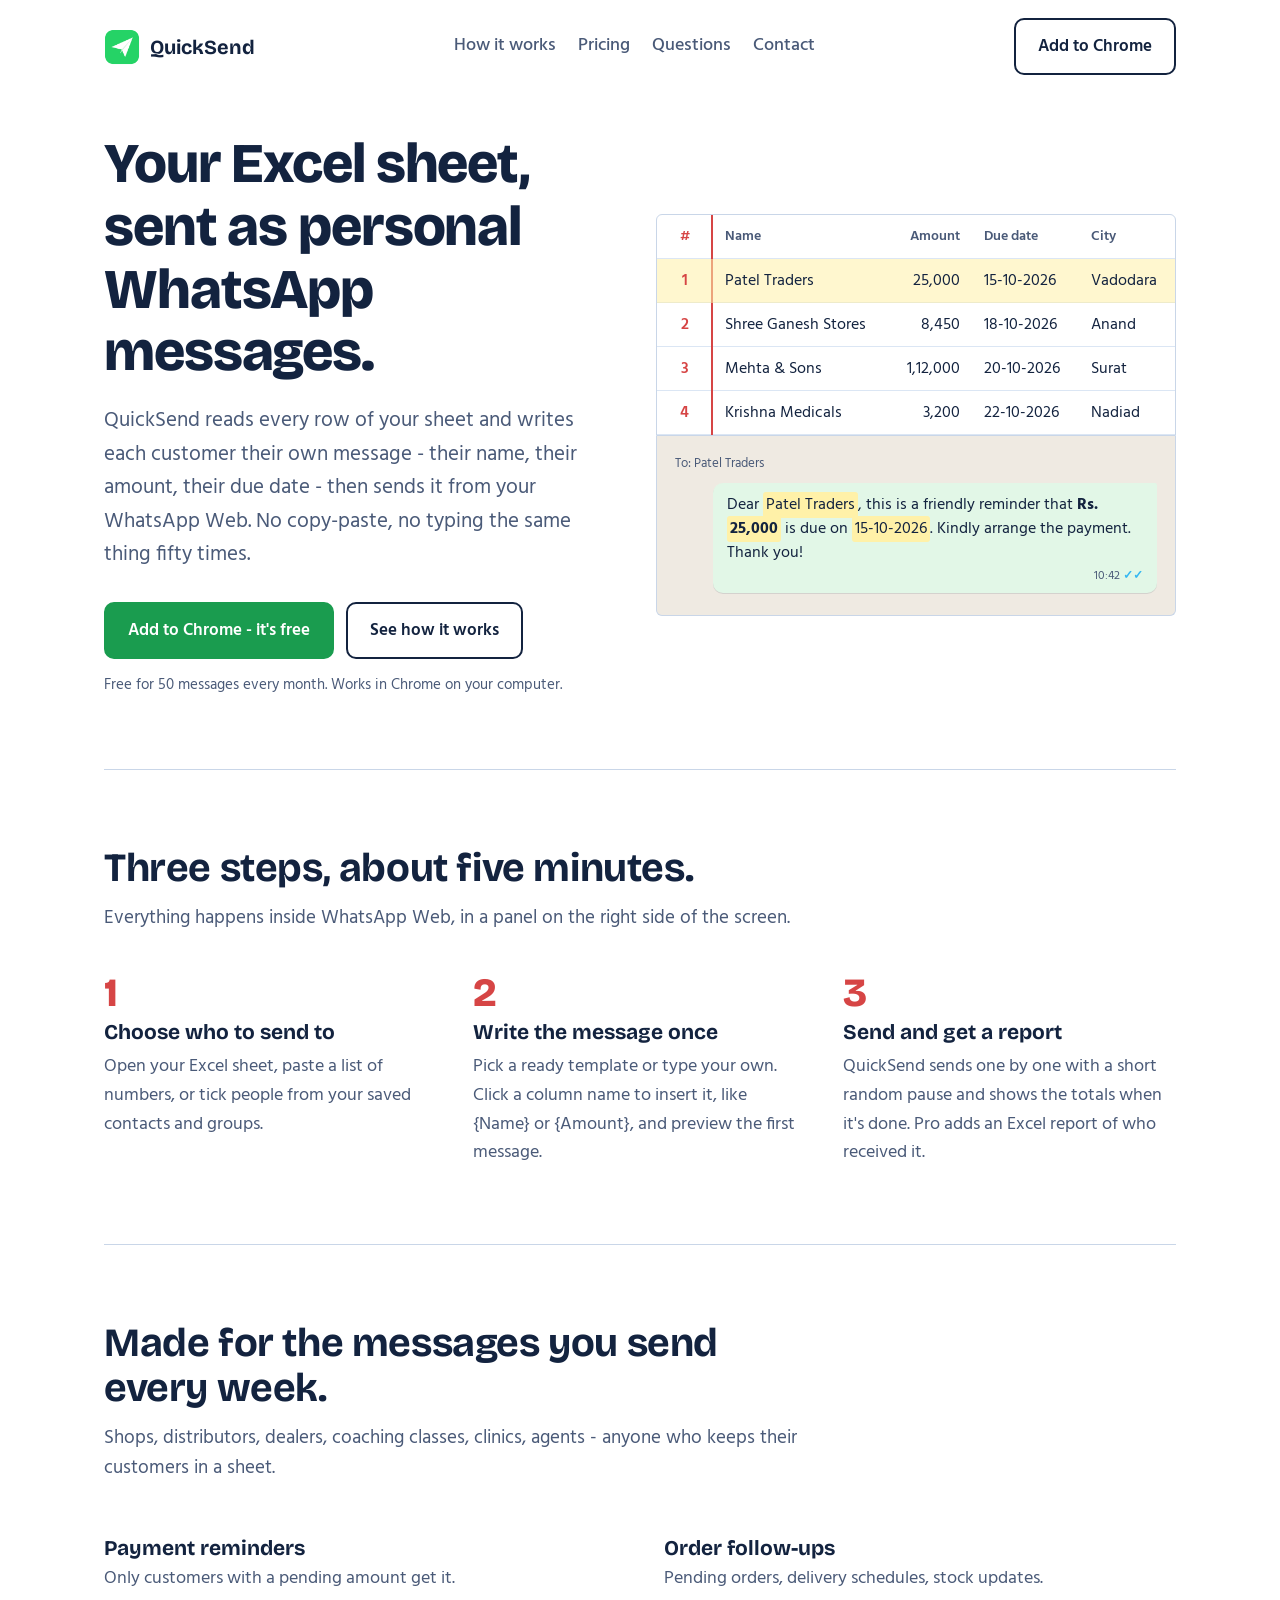
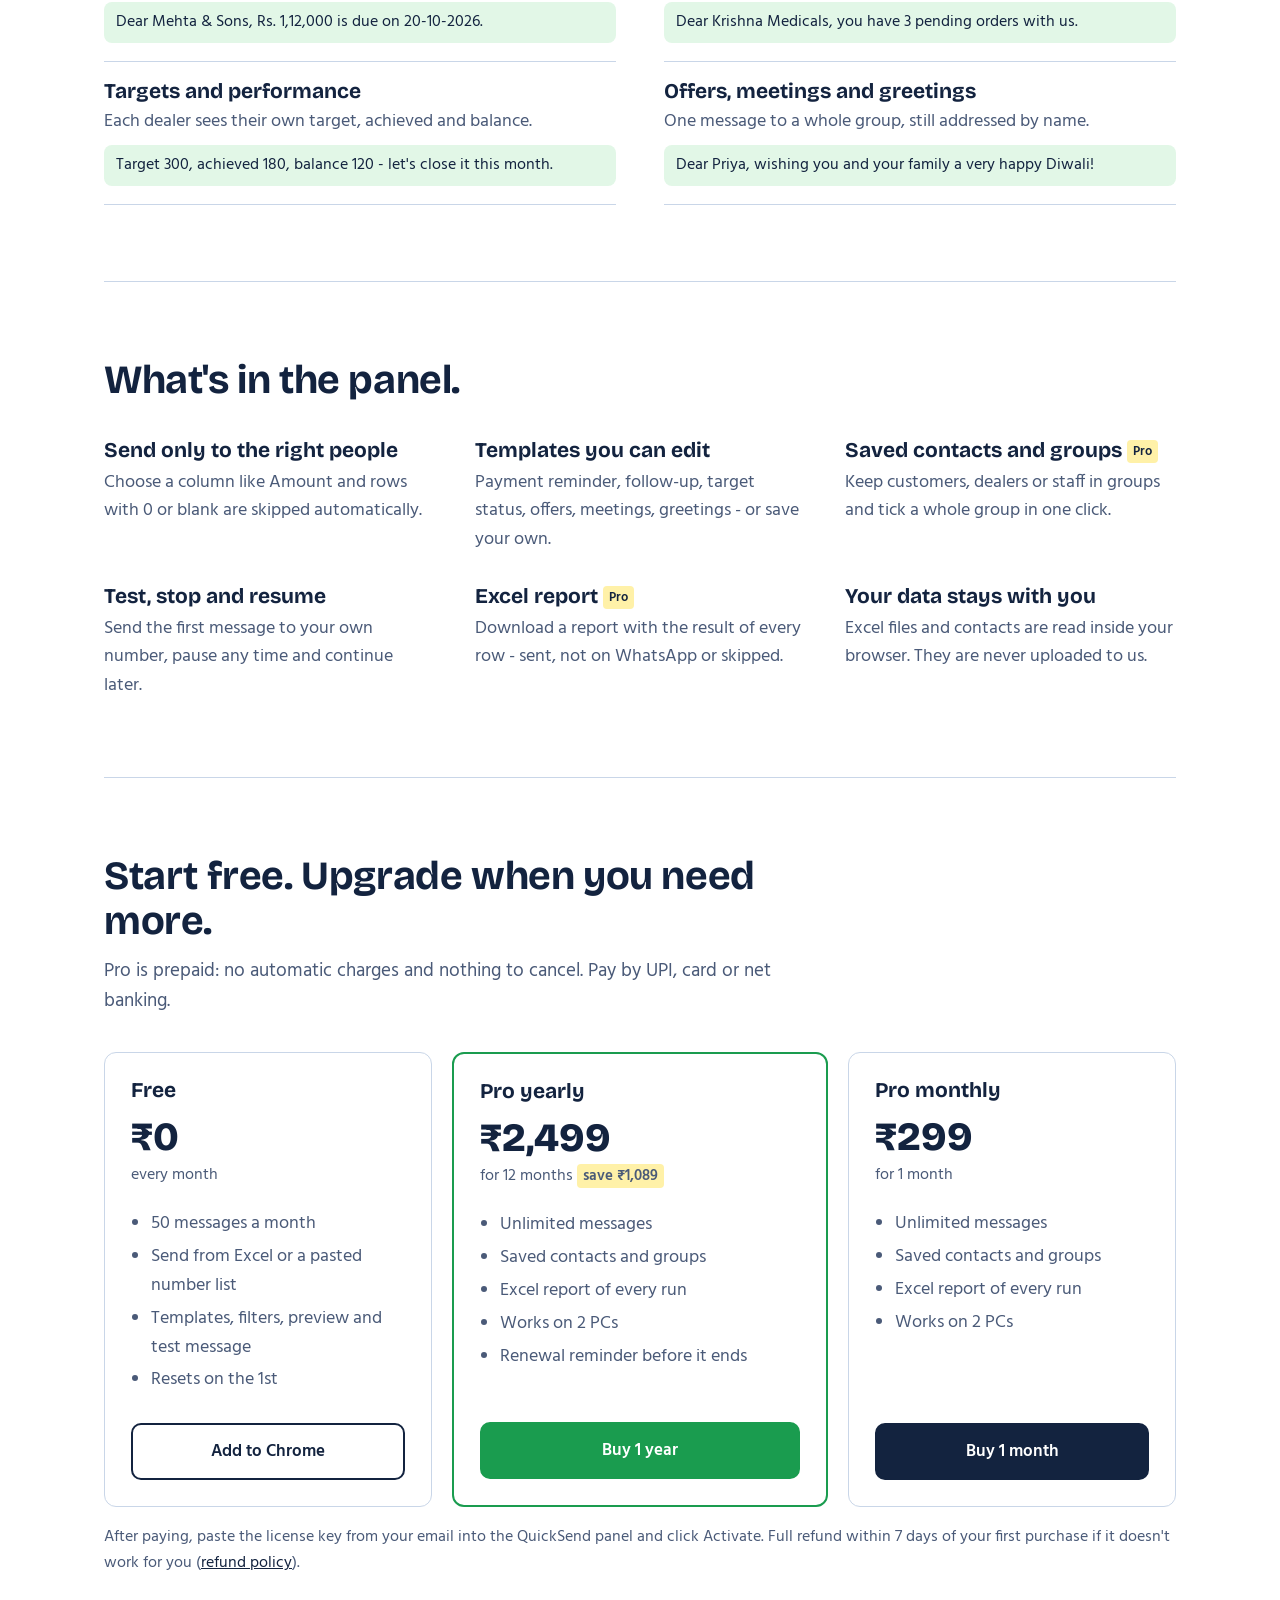
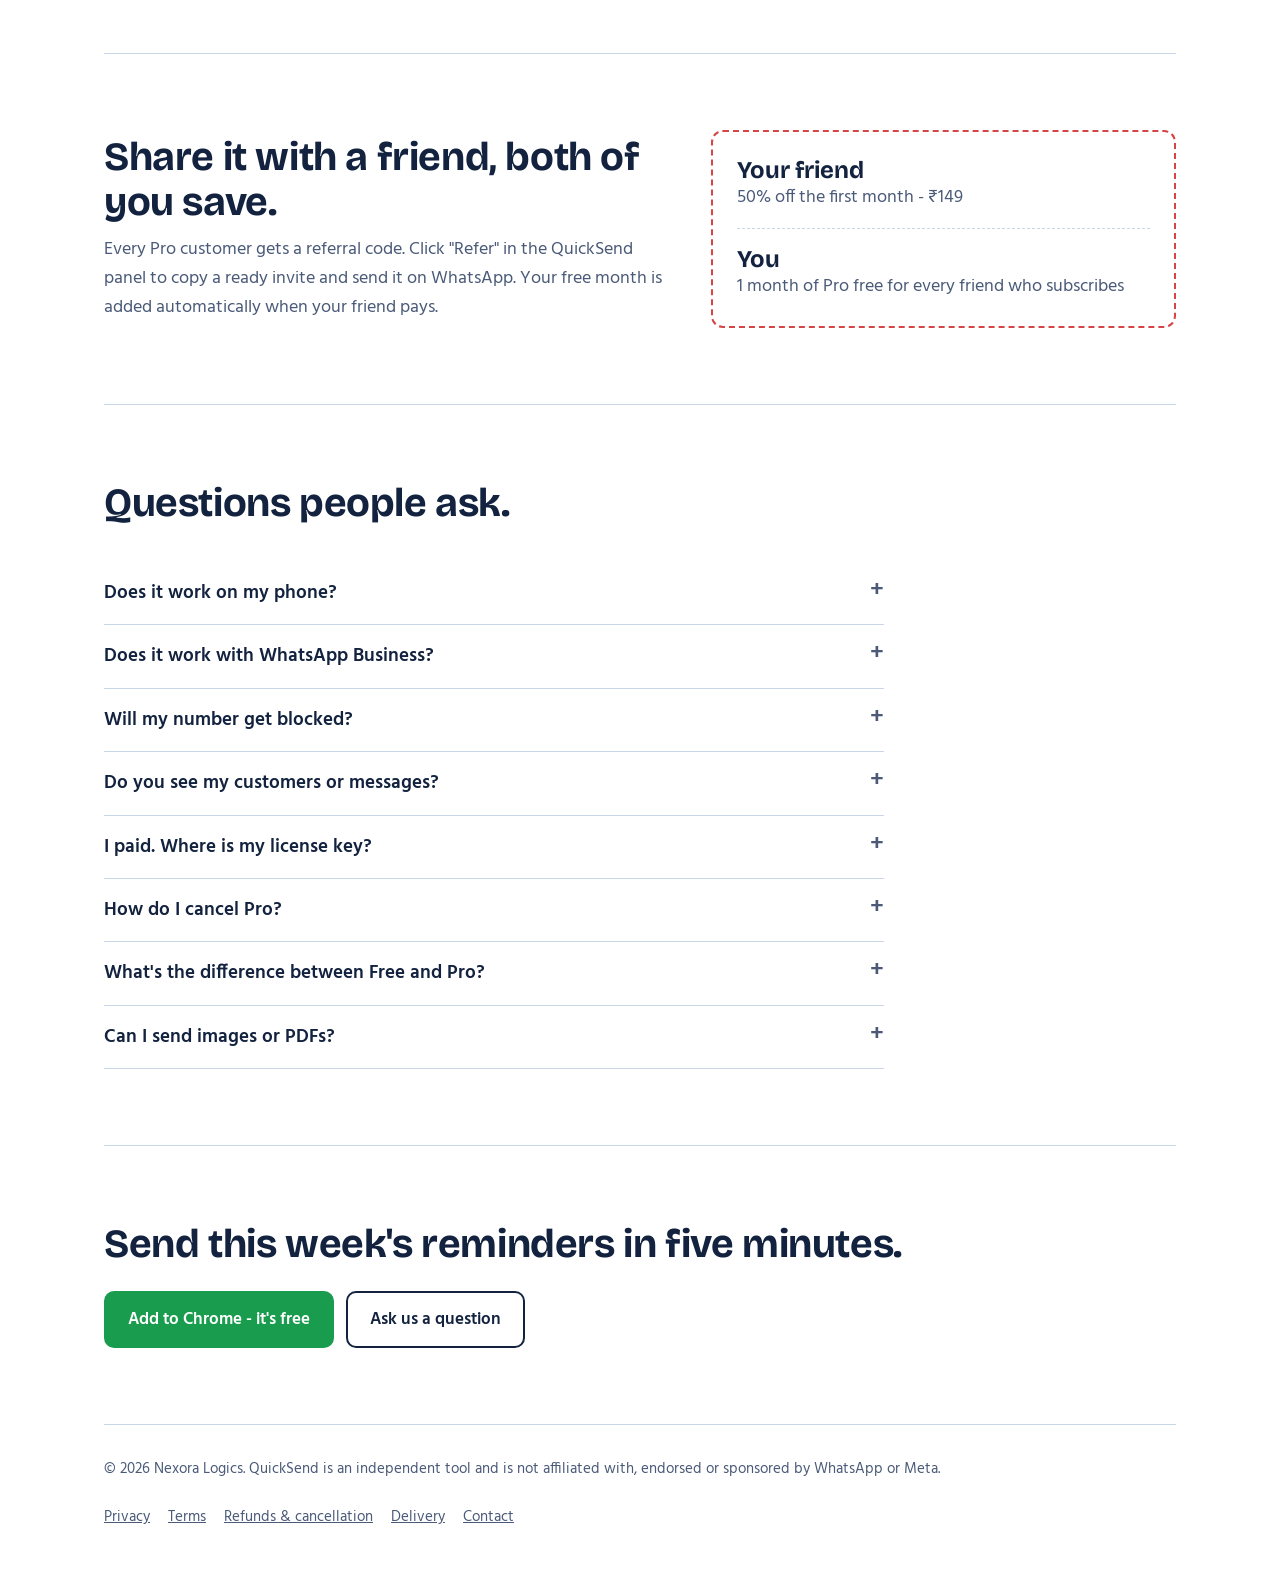
<file: index.html>
<!DOCTYPE html>
<html lang="en">
<head>
<meta charset="utf-8">
<meta name="viewport" content="width=device-width, initial-scale=1">
<title>QuickSend for WA Web - personalised messages from Excel</title>
<meta name="description" content="Send personalised payment reminders, follow-ups and offers on WA Web from your Excel sheet. Free for 50 messages a month.">
<meta property="og:title" content="QuickSend for WA Web">
<meta property="og:description" content="Your Excel sheet becomes personalised WhatsApp Web messages - names, amounts and dates filled in for every customer.">
<meta property="og:image" content="logo.png">
<link rel="icon" href="favicon.png">
<link rel="preconnect" href="https://fonts.googleapis.com">
<link rel="preconnect" href="https://fonts.gstatic.com" crossorigin>
<link href="https://fonts.googleapis.com/css2?family=Bricolage+Grotesque:opsz,wght@12..96,500;12..96,700;12..96,800&family=Hind:wght@400;500;600&display=swap" rel="stylesheet">
<style>
  /* ===== Links: edit these three if they change ===== */
  /* Store, monthly and yearly links are set in the HTML below (search for href=). */

  :root {
    --paper: #ffffff;
    --rule: #dbe6f4;        /* ledger ruling */
    --margin: #d64545;      /* red margin line of an account book */
    --ink: #13233f;
    --soft: #4a5a78;
    --green: #1a9c4f;
    --bubble: #e2f7e7;
    --hl: #fff1a8;          /* highlighter */
    --line: #c9d6e8;
  }
  * { box-sizing: border-box; }
  html { scroll-behavior: smooth; }
  body {
    margin: 0; background: var(--paper); color: var(--ink);
    font: 400 18px/1.6 "Hind", "Segoe UI", Arial, sans-serif;
  }
  a { color: var(--ink); }
  :focus-visible { outline: 3px solid var(--green); outline-offset: 3px; border-radius: 4px; }
  .wrap { max-width: 1120px; margin: 0 auto; padding: 0 24px; }
  h1, h2, h3 { font-family: "Bricolage Grotesque", "Segoe UI", sans-serif; line-height: 1.12; margin: 0; }
  h1 { font-size: clamp(36px, 4.6vw, 56px); font-weight: 800; letter-spacing: -0.02em; }
  h2 { font-size: clamp(28px, 3.4vw, 40px); font-weight: 700; letter-spacing: -0.01em; }
  h3 { font-size: 21px; font-weight: 700; }
  p { margin: 0; }

  /* ---------- top bar ---------- */
  .top { display: flex; align-items: center; justify-content: space-between; padding: 18px 0; }
  .brand { display: flex; align-items: center; gap: 10px; text-decoration: none; font: 700 20px "Bricolage Grotesque", sans-serif; }
  .brand img { width: 36px; height: 36px; }
  .top nav { display: flex; gap: 22px; font-weight: 500; }
  .top nav a { text-decoration: none; color: var(--soft); }
  .top nav a:hover { color: var(--ink); }

  .btn { display: inline-block; text-decoration: none; font-weight: 600; font-size: 17px; border-radius: 10px;
         padding: 13px 22px; border: 2px solid var(--ink); background: var(--ink); color: #fff; }
  .btn:hover { background: #0b1830; }
  .btn.alt { background: transparent; color: var(--ink); }
  .btn.alt:hover { background: #f1f5fb; }
  .btn.green { background: var(--green); border-color: var(--green); }
  .btn.green:hover { background: #158342; }

  /* ---------- hero: the ledger ---------- */
  .hero { display: grid; grid-template-columns: 1fr 1.05fr; gap: 56px; align-items: center; padding: 40px 0 72px; }
  .hero > * { min-width: 0; }
  .hero p.lead { font-size: 21px; color: var(--soft); margin: 20px 0 30px; max-width: 32em; }
  .hero .ctas { display: flex; gap: 12px; flex-wrap: wrap; }
  .hero .small { margin-top: 14px; font-size: 15px; color: var(--soft); }

  .demo { position: relative; }
  .ledger {
    background:
      linear-gradient(90deg, transparent 54px, var(--margin) 54px, var(--margin) 56px, transparent 56px),
      repeating-linear-gradient(180deg, #fff 0, #fff 43px, var(--rule) 43px, var(--rule) 44px);
    border: 1px solid var(--line); border-radius: 6px 6px 0 0; padding: 0 0 0 0; overflow: hidden;
  }
  .ledger table { width: 100%; border-collapse: collapse; font-size: 16px; }
  .ledger th, .ledger td { height: 44px; padding: 0 12px; text-align: left; white-space: nowrap; }
  .ledger th { font-weight: 600; color: var(--soft); font-size: 14px; }
  .ledger td:first-child, .ledger th:first-child { width: 56px; text-align: center; color: var(--margin); font-weight: 600; }
  .ledger tr.on td { background: rgba(255, 241, 168, .55); }
  .ledger td.num { text-align: right; font-variant-numeric: tabular-nums; }
  .ledger th.num { text-align: right; }

  .chat { background: #efeae2; border: 1px solid var(--line); border-top: none; border-radius: 0 0 6px 6px; padding: 18px 18px 22px; }
  .bubble { margin-left: auto; max-width: 92%; background: var(--bubble); border-radius: 10px 2px 10px 10px; padding: 10px 14px 8px;
            font-size: 16px; line-height: 1.5; box-shadow: 0 1px 0 rgba(19,35,63,.12); }
  .bubble mark { background: var(--hl); padding: 0 3px; border-radius: 3px; color: inherit; }
  .bubble .meta { text-align: right; font-size: 12px; color: var(--soft); margin-top: 2px; }
  .ticks { color: #34b7f1; font-weight: 700; opacity: 0; transition: opacity .3s; }
  .ticks.show { opacity: 1; }
  .to { font-size: 13px; color: var(--soft); margin-bottom: 8px; }

  /* ---------- sections ---------- */
  section { padding: 76px 0; border-top: 1px solid var(--line); }
  .intro { max-width: 40em; margin-bottom: 36px; }
  .intro p { color: var(--soft); margin-top: 12px; font-size: 19px; }

  .steps { display: grid; grid-template-columns: repeat(3, 1fr); gap: 36px; counter-reset: s; }
  .steps li { list-style: none; position: relative; padding-top: 52px; }
  .steps li::before { counter-increment: s; content: counter(s); position: absolute; top: 0; left: 0;
    font: 800 40px "Bricolage Grotesque", sans-serif; color: var(--margin); }
  .steps p { color: var(--soft); margin-top: 8px; }
  .steps ol { padding: 0; margin: 0; }

  .uses { display: grid; grid-template-columns: repeat(2, 1fr); gap: 0 48px; }
  .use { padding: 18px 0; border-bottom: 1px solid var(--line); }
  .use p { color: var(--soft); margin-top: 4px; }
  .use q { display: block; margin-top: 8px; font-size: 16px; background: var(--bubble); border-radius: 8px; padding: 8px 12px; quotes: none; }

  .feat { display: grid; grid-template-columns: repeat(3, 1fr); gap: 30px 40px; }
  .feat p { color: var(--soft); margin-top: 6px; }
  .pro { font: 600 13px "Hind", sans-serif; background: var(--hl); border-radius: 4px; padding: 1px 6px; vertical-align: middle; }

  /* pricing */
  .plans { display: grid; grid-template-columns: 1fr 1.15fr 1fr; gap: 20px; align-items: stretch; }
  .plan { border: 1px solid var(--line); border-radius: 12px; padding: 26px; display: flex; flex-direction: column; }
  .plan.best { border: 2px solid var(--green); }
  .plan .price { font: 800 40px "Bricolage Grotesque", sans-serif; margin: 10px 0 2px; }
  .plan .per { color: var(--soft); font-size: 16px; }
  .plan ul { padding-left: 20px; margin: 18px 0 24px; color: var(--soft); flex: 1; }
  .plan li { margin: 4px 0; }
  .plan .btn { text-align: center; }
  .save { display: inline-block; background: var(--hl); border-radius: 4px; padding: 0 6px; font-weight: 600; font-size: 15px; }
  .note { margin-top: 18px; color: var(--soft); font-size: 16px; }

  /* referral */
  .refer { display: grid; grid-template-columns: 1.2fr 1fr; gap: 48px; align-items: center; }
  .refer p { color: var(--soft); margin-top: 12px; }
  .coupon { border: 2px dashed var(--margin); border-radius: 12px; padding: 24px; }
  .coupon b { font: 700 24px "Bricolage Grotesque", sans-serif; display: block; }
  .coupon span { color: var(--soft); }
  .coupon hr { border: none; border-top: 1px dashed var(--line); margin: 16px 0; }

  /* faq */
  .faq { max-width: 780px; }
  details { border-bottom: 1px solid var(--line); padding: 16px 0; }
  summary { cursor: pointer; font-weight: 600; font-size: 19px; list-style: none; display: flex; justify-content: space-between; gap: 16px; }
  summary::-webkit-details-marker { display: none; }
  summary::after { content: "+"; font-size: 24px; line-height: 1; color: var(--soft); }
  details[open] summary::after { content: "−"; }
  details p { color: var(--soft); margin-top: 10px; }

  .final { text-align: left; }
  .final .ctas { display: flex; gap: 12px; flex-wrap: wrap; margin-top: 24px; }

  footer { border-top: 1px solid var(--line); padding: 32px 0 48px; color: var(--soft); font-size: 15px; }
  footer .row { display: flex; justify-content: space-between; gap: 24px; flex-wrap: wrap; }
  footer a { color: var(--soft); }
  footer nav { display: flex; gap: 18px; flex-wrap: wrap; }

  @media (max-width: 900px) {
    .hero, .refer { grid-template-columns: 1fr; gap: 36px; }
    .steps, .feat { grid-template-columns: 1fr; gap: 26px; }
    .uses { grid-template-columns: 1fr; }
    .plans { grid-template-columns: 1fr; }
    .top nav { display: none; }
    .ledger th.hide, .ledger td.hide { display: none; }
    .ledger { overflow-x: auto; }
    .ledger table { font-size: 14px; }
    .ledger th, .ledger td { padding: 0 8px; }
    .ledger td:first-child, .ledger th:first-child { width: 40px; }
    .ledger { background:
      linear-gradient(90deg, transparent 38px, var(--margin) 38px, var(--margin) 40px, transparent 40px),
      repeating-linear-gradient(180deg, #fff 0, #fff 43px, var(--rule) 43px, var(--rule) 44px); }
    .top .btn { padding: 10px 14px; font-size: 15px; }
    body { font-size: 17px; }
  }
  @media (prefers-reduced-motion: reduce) {
    html { scroll-behavior: auto; }
    .ticks { transition: none; }
  }
</style>
</head>
<body>

<div class="wrap">
  <header class="top">
    <a class="brand" href="#"><img src="logo.png" alt="">QuickSend</a>
    <nav aria-label="Main">
      <a href="#how">How it works</a>
      <a href="#pricing">Pricing</a>
      <a href="#faq">Questions</a>
      <a href="contact.html">Contact</a>
    </nav>
    <a class="btn alt" href="https://chromewebstore.google.com/detail/onipoefkcpcnjhghhheaggbbakdejmdi">Add to Chrome</a>
  </header>

  <!-- ===== HERO ===== -->
  <main>
  <div class="hero">
    <div>
      <h1>Your Excel sheet, sent as personal WhatsApp messages.</h1>
      <p class="lead">QuickSend reads every row of your sheet and writes each customer their own message - their name, their amount,
        their due date - then sends it from your WhatsApp Web. No copy-paste, no typing the same thing fifty times.</p>
      <div class="ctas">
        <a class="btn green" href="https://chromewebstore.google.com/detail/onipoefkcpcnjhghhheaggbbakdejmdi">Add to Chrome - it's free</a>
        <a class="btn alt" href="#how">See how it works</a>
      </div>
      <p class="small">Free for 50 messages every month. Works in Chrome on your computer.</p>
    </div>

    <div class="demo" aria-label="Example: a row of the Excel sheet becomes a WhatsApp message">
      <div class="ledger">
        <table>
          <thead><tr><th>#</th><th>Name</th><th class="num">Amount</th><th>Due date</th><th class="hide">City</th></tr></thead>
          <tbody id="rows">
            <tr class="on"><td>1</td><td>Patel Traders</td><td class="num">25,000</td><td>15-10-2026</td><td class="hide">Vadodara</td></tr>
            <tr><td>2</td><td>Shree Ganesh Stores</td><td class="num">8,450</td><td>18-10-2026</td><td class="hide">Anand</td></tr>
            <tr><td>3</td><td>Mehta &amp; Sons</td><td class="num">1,12,000</td><td>20-10-2026</td><td class="hide">Surat</td></tr>
            <tr><td>4</td><td>Krishna Medicals</td><td class="num">3,200</td><td>22-10-2026</td><td class="hide">Nadiad</td></tr>
          </tbody>
        </table>
      </div>
      <div class="chat">
        <div class="to" id="to">To: Patel Traders</div>
        <div class="bubble" aria-live="polite">
          <div id="msg">Dear <mark>Patel Traders</mark>, this is a friendly reminder that <b>Rs. <mark>25,000</mark></b> is due on <mark>15-10-2026</mark>. Kindly arrange the payment. Thank you!</div>
          <div class="meta">10:42 <span class="ticks show" id="ticks">✓✓</span></div>
        </div>
      </div>
    </div>
  </div>

  <!-- ===== HOW ===== -->
  <section id="how">
    <div class="intro">
      <h2>Three steps, about five minutes.</h2>
      <p>Everything happens inside WhatsApp Web, in a panel on the right side of the screen.</p>
    </div>
    <div class="steps"><ol style="display:contents">
      <li><h3>Choose who to send to</h3>
        <p>Open your Excel sheet, paste a list of numbers, or tick people from your saved contacts and groups.</p></li>
      <li><h3>Write the message once</h3>
        <p>Pick a ready template or type your own. Click a column name to insert it, like {Name} or {Amount}, and preview the first message.</p></li>
      <li><h3>Send and get a report</h3>
        <p>QuickSend sends one by one with a short random pause and shows the totals when it's done. Pro adds an Excel report of who received it.</p></li>
    </ol></div>
  </section>

  <!-- ===== USES ===== -->
  <section>
    <div class="intro">
      <h2>Made for the messages you send every week.</h2>
      <p>Shops, distributors, dealers, coaching classes, clinics, agents - anyone who keeps their customers in a sheet.</p>
    </div>
    <div class="uses">
      <div class="use"><h3>Payment reminders</h3><p>Only customers with a pending amount get it.</p>
        <q>Dear Mehta &amp; Sons, Rs. 1,12,000 is due on 20-10-2026.</q></div>
      <div class="use"><h3>Order follow-ups</h3><p>Pending orders, delivery schedules, stock updates.</p>
        <q>Dear Krishna Medicals, you have 3 pending orders with us.</q></div>
      <div class="use"><h3>Targets and performance</h3><p>Each dealer sees their own target, achieved and balance.</p>
        <q>Target 300, achieved 180, balance 120 - let's close it this month.</q></div>
      <div class="use"><h3>Offers, meetings and greetings</h3><p>One message to a whole group, still addressed by name.</p>
        <q>Dear Priya, wishing you and your family a very happy Diwali!</q></div>
    </div>
  </section>

  <!-- ===== FEATURES ===== -->
  <section>
    <div class="intro"><h2>What's in the panel.</h2></div>
    <div class="feat">
      <div><h3>Send only to the right people</h3><p>Choose a column like Amount and rows with 0 or blank are skipped automatically.</p></div>
      <div><h3>Templates you can edit</h3><p>Payment reminder, follow-up, target status, offers, meetings, greetings - or save your own.</p></div>
      <div><h3>Saved contacts and groups <span class="pro">Pro</span></h3><p>Keep customers, dealers or staff in groups and tick a whole group in one click.</p></div>
      <div><h3>Test, stop and resume</h3><p>Send the first message to your own number, pause any time and continue later.</p></div>
      <div><h3>Excel report <span class="pro">Pro</span></h3><p>Download a report with the result of every row - sent, not on WhatsApp or skipped.</p></div>
      <div><h3>Your data stays with you</h3><p>Excel files and contacts are read inside your browser. They are never uploaded to us.</p></div>
    </div>
  </section>

  <!-- ===== PRICING ===== -->
  <section id="pricing">
    <div class="intro">
      <h2>Start free. Upgrade when you need more.</h2>
      <p>Pro is prepaid: no automatic charges and nothing to cancel. Pay by UPI, card or net banking.</p>
    </div>
    <div class="plans">
      <div class="plan">
        <h3>Free</h3>
        <div class="price">₹0</div><div class="per">every month</div>
        <ul><li>50 messages a month</li><li>Send from Excel or a pasted number list</li><li>Templates, filters, preview and test message</li><li>Resets on the 1st</li></ul>
        <a class="btn alt" href="https://chromewebstore.google.com/detail/onipoefkcpcnjhghhheaggbbakdejmdi">Add to Chrome</a>
      </div>
      <div class="plan best">
        <h3>Pro yearly</h3>
        <div class="price">₹2,499</div><div class="per">for 12 months <span class="save">save ₹1,089</span></div>
        <ul><li>Unlimited messages</li><li>Saved contacts and groups</li><li>Excel report of every run</li><li>Works on 2 PCs</li><li>Renewal reminder before it ends</li></ul>
        <!-- Replace with your yearly Razorpay page link -->
        <a class="btn green" href="https://rzp.io/rzp/quicksend-pro-year">Buy 1 year</a>
      </div>
      <div class="plan">
        <h3>Pro monthly</h3>
        <div class="price">₹299</div><div class="per">for 1 month</div>
        <ul><li>Unlimited messages</li><li>Saved contacts and groups</li><li>Excel report of every run</li><li>Works on 2 PCs</li></ul>
        <a class="btn" href="https://rzp.io/l/quicksend-pro">Buy 1 month</a>
      </div>
    </div>
    <p class="note">After paying, paste the license key from your email into the QuickSend panel and click Activate.
      Full refund within 7 days of your first purchase if it doesn't work for you (<a href="refund.html">refund policy</a>).</p>
  </section>

  <!-- ===== REFERRAL ===== -->
  <section>
    <div class="refer">
      <div>
        <h2>Share it with a friend, both of you save.</h2>
        <p>Every Pro customer gets a referral code. Click "Refer" in the QuickSend panel to copy a ready invite and send it on WhatsApp.
          Your free month is added automatically when your friend pays.</p>
      </div>
      <div class="coupon">
        <b>Your friend</b><span>50% off the first month - ₹149</span>
        <hr>
        <b>You</b><span>1 month of Pro free for every friend who subscribes</span>
      </div>
    </div>
  </section>

  <!-- ===== FAQ ===== -->
  <section id="faq">
    <div class="intro"><h2>Questions people ask.</h2></div>
    <div class="faq">
      <details><summary>Does it work on my phone?</summary>
        <p>QuickSend runs in Chrome on a laptop or desktop with WhatsApp Web. The messages go from your own WhatsApp, so they appear on your phone as usual.</p></details>
      <details><summary>Does it work with WhatsApp Business?</summary>
        <p>Yes. Link your WhatsApp Business app to WhatsApp Web the same way and use QuickSend there.</p></details>
      <details><summary>Will my number get blocked?</summary>
        <p>QuickSend sends from your own WhatsApp Web with a random pause between messages, like you would. Message people who know you, personalise each message and start with smaller lists. If WhatsApp ever shows a warning, pause for a day.</p></details>
      <details><summary>Do you see my customers or messages?</summary>
        <p>No. Your Excel files, contacts and messages stay in your browser. For Pro, only your license key is checked with our server once a day.</p></details>
      <details><summary>I paid. Where is my license key?</summary>
        <p>It reaches the email you entered at payment within about 10 minutes. Check Spam and Promotions. Still missing? Write to us with your payment ID.</p></details>
      <details><summary>How do I cancel Pro?</summary>
        <p>There's nothing to cancel. Pro is prepaid and never charges automatically - it simply ends on the date shown in the panel unless you renew.</p></details>
      <details><summary>What's the difference between Free and Pro?</summary>
        <p>Free gives you 50 messages a month with Excel and number-list sending, templates, filters and test messages. Pro removes the limit and adds saved contacts and groups, "Save to contacts", and an Excel report of every run.</p></details>
      <details><summary>Can I send images or PDFs?</summary>
        <p>Not yet. QuickSend sends text messages with formatting (bold, italic) and emojis.</p></details>
    </div>
  </section>

  <section class="final">
    <h2>Send this week's reminders in five minutes.</h2>
    <div class="ctas">
      <a class="btn green" href="https://chromewebstore.google.com/detail/onipoefkcpcnjhghhheaggbbakdejmdi">Add to Chrome - it's free</a>
      <a class="btn alt" href="mailto:quicksend.support@nexoralogics.com">Ask us a question</a>
    </div>
  </section>
  </main>

  <footer>
    <div class="row">
      <div>© 2026 Nexora Logics. QuickSend is an independent tool and is not affiliated with, endorsed or sponsored by WhatsApp or Meta.</div>
      <nav aria-label="Footer">
        <a href="privacy.html">Privacy</a>
        <a href="terms.html">Terms</a>
        <a href="refund.html">Refunds &amp; cancellation</a>
        <a href="delivery.html">Delivery</a>
        <a href="contact.html">Contact</a>
      </nav>
    </div>
  </footer>
</div>

<script>
  // The hero demo: each Excel row in turn becomes a message.
  (function () {
    const rows = [...document.querySelectorAll("#rows tr")];
    const msg = document.getElementById("msg"), to = document.getElementById("to"), ticks = document.getElementById("ticks");
    const esc = (s) => s.replace(/&/g, "&amp;").replace(/</g, "&lt;");
    let i = 0;
    function show(n) {
      rows.forEach((r, k) => r.classList.toggle("on", k === n));
      const c = rows[n].cells, name = c[1].textContent, amt = c[2].textContent, due = c[3].textContent;
      to.textContent = "To: " + name;
      msg.innerHTML = `Dear <mark>${esc(name)}</mark>, this is a friendly reminder that <b>Rs. <mark>${esc(amt)}</mark></b> ` +
        `is due on <mark>${esc(due)}</mark>. Kindly arrange the payment. Thank you!`;
      ticks.classList.remove("show");
      setTimeout(() => ticks.classList.add("show"), 900);
    }
    if (!window.matchMedia("(prefers-reduced-motion: reduce)").matches) {
      setInterval(() => { i = (i + 1) % rows.length; show(i); }, 3200);
    }
  })();
</script>
</body>
</html>
</file>
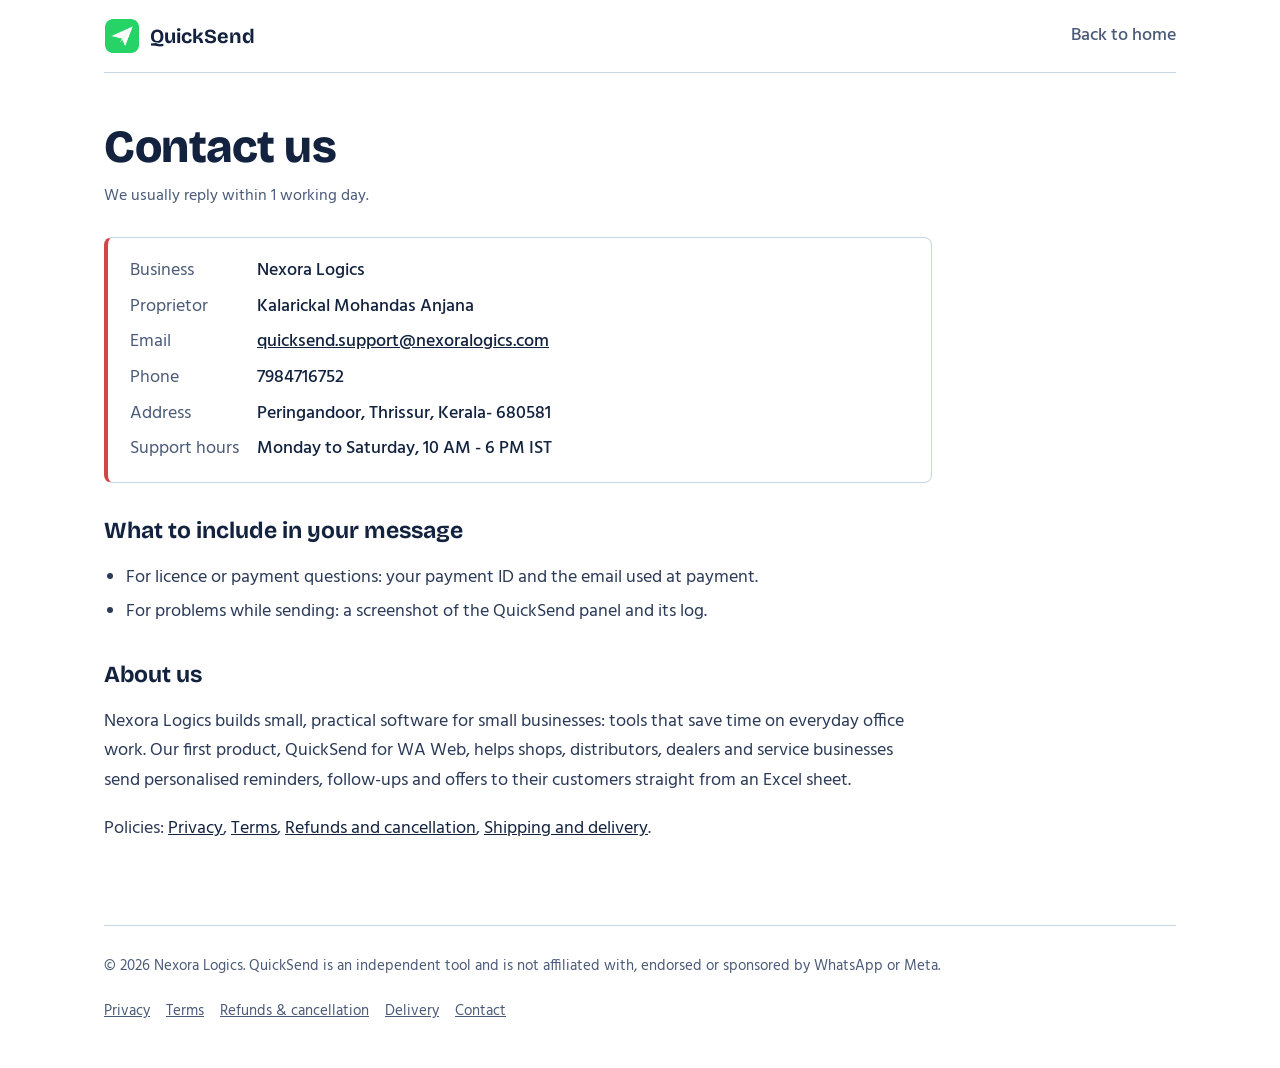
<file: contact.html>
<!DOCTYPE html><html lang="en"><head><meta charset="utf-8"><meta name="viewport" content="width=device-width, initial-scale=1">
<title>Contact us - QuickSend</title><meta name="description" content="Contact QuickSend support - Nexora Logics"><link rel="icon" href="favicon.png"><link rel="stylesheet" href="site.css"></head>
<body><div class="wrap"><header class="top"><a class="brand" href="index.html"><img src="logo.png" alt="">QuickSend</a>
<a class="back" href="index.html">Back to home</a></header>
<main><h1>Contact us</h1><p class="updated">We usually reply within 1 working day.</p>
<!-- FILL IN: replace the three [ ... ] items below with the details used in your Razorpay KYC -->
<div class="card"><dl>
<dt>Business</dt><dd>Nexora Logics</dd>
<dt>Proprietor</dt><dd>Kalarickal Mohandas Anjana</dd>
<dt>Email</dt><dd><a href="mailto:quicksend.support@nexoralogics.com">quicksend.support@nexoralogics.com</a></dd>
<dt>Phone</dt><dd>7984716752</dd>
<dt>Address</dt><dd>Peringandoor, Thrissur, Kerala- 680581</dd>
<dt>Support hours</dt><dd>Monday to Saturday, 10 AM - 6 PM IST</dd>
</dl></div>
<h2>What to include in your message</h2>
<ul><li>For licence or payment questions: your payment ID and the email used at payment.</li>
<li>For problems while sending: a screenshot of the QuickSend panel and its log.</li></ul>
<h2>About us</h2>
<p>Nexora Logics builds small, practical software for small businesses: tools that save time on everyday office work.
Our first product, QuickSend for WA Web, helps shops, distributors, dealers and service businesses send personalised
reminders, follow-ups and offers to their customers straight from an Excel sheet.</p>
<p>Policies: <a href="privacy.html">Privacy</a>, <a href="terms.html">Terms</a>, <a href="refund.html">Refunds and cancellation</a>, <a href="delivery.html">Shipping and delivery</a>.</p></main><footer><div class="row">
<div>© 2026 Nexora Logics. QuickSend is an independent tool and is not affiliated with, endorsed or sponsored by WhatsApp or Meta.</div>
<nav aria-label="Footer"><a href="privacy.html">Privacy</a><a href="terms.html">Terms</a><a href="refund.html">Refunds &amp; cancellation</a>
<a href="delivery.html">Delivery</a><a href="contact.html">Contact</a></nav></div></footer></div></body></html>
</file>
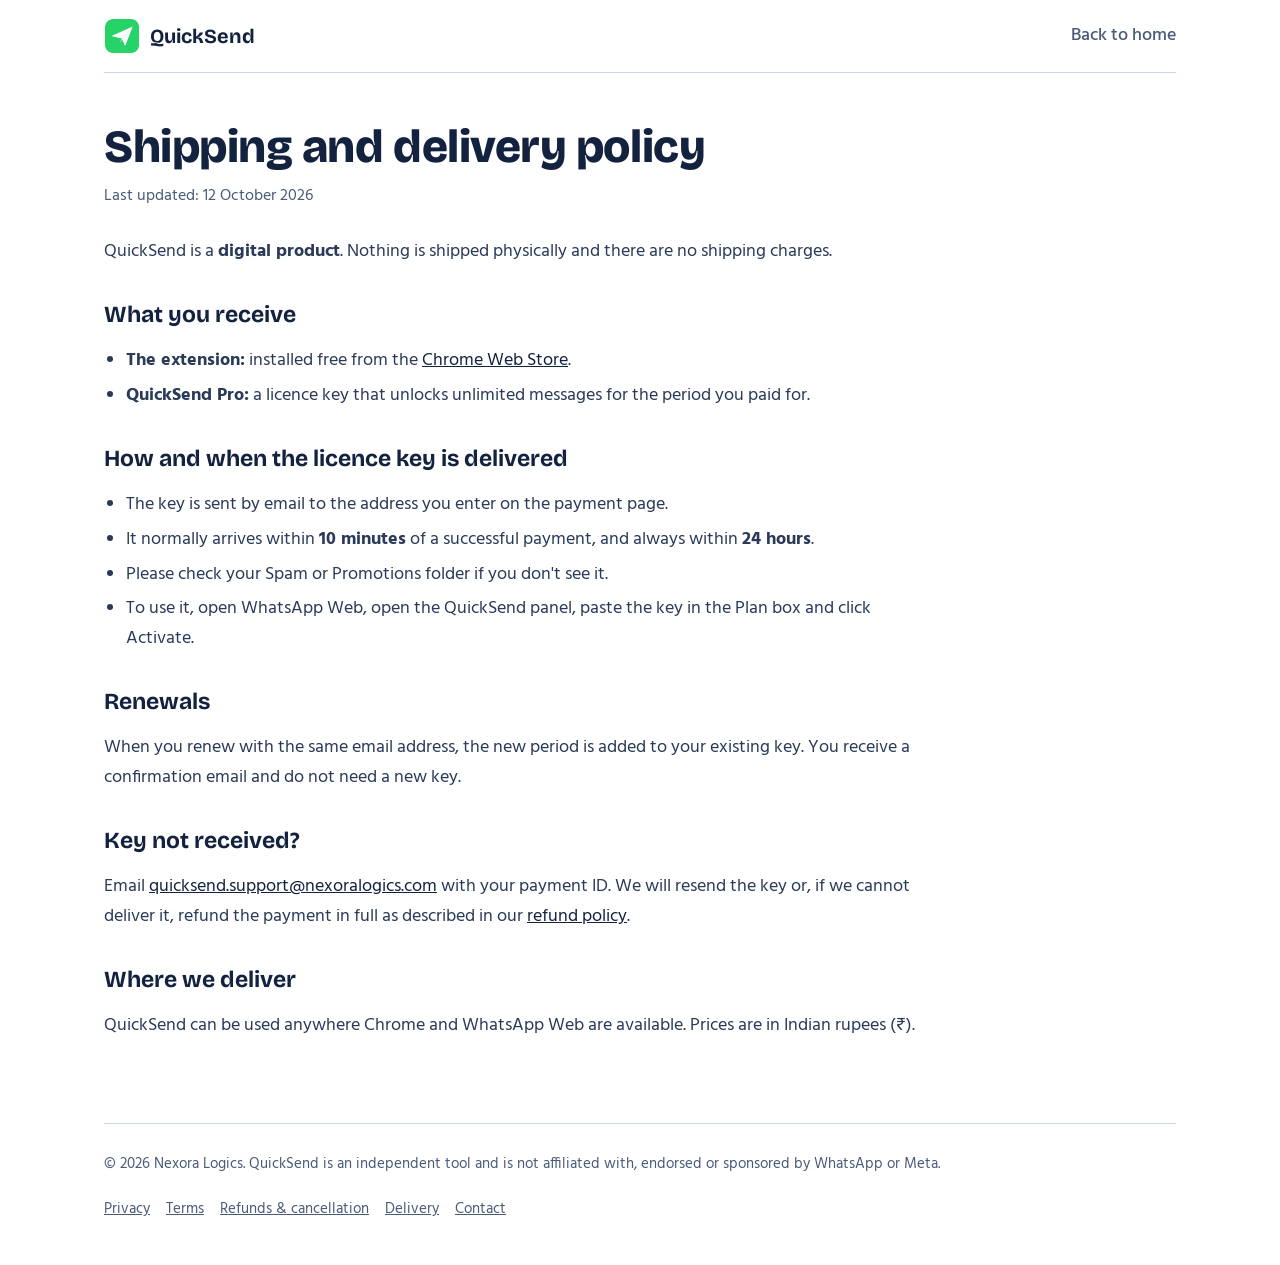
<file: delivery.html>
<!DOCTYPE html><html lang="en"><head><meta charset="utf-8"><meta name="viewport" content="width=device-width, initial-scale=1">
<title>Shipping and delivery policy - QuickSend</title><meta name="description" content="QuickSend shipping and delivery policy - digital licence delivered by email"><link rel="icon" href="favicon.png"><link rel="stylesheet" href="site.css"></head>
<body><div class="wrap"><header class="top"><a class="brand" href="index.html"><img src="logo.png" alt="">QuickSend</a>
<a class="back" href="index.html">Back to home</a></header>
<main><h1>Shipping and delivery policy</h1><p class="updated">Last updated: 12 October 2026</p>
<p>QuickSend is a <b>digital product</b>. Nothing is shipped physically and there are no shipping charges.</p>
<h2>What you receive</h2>
<ul><li><b>The extension:</b> installed free from the <a href="https://chromewebstore.google.com/detail/onipoefkcpcnjhghhheaggbbakdejmdi">Chrome Web Store</a>.</li>
<li><b>QuickSend Pro:</b> a licence key that unlocks unlimited messages for the period you paid for.</li></ul>
<h2>How and when the licence key is delivered</h2>
<ul><li>The key is sent by email to the address you enter on the payment page.</li>
<li>It normally arrives within <b>10 minutes</b> of a successful payment, and always within <b>24 hours</b>.</li>
<li>Please check your Spam or Promotions folder if you don't see it.</li>
<li>To use it, open WhatsApp Web, open the QuickSend panel, paste the key in the Plan box and click Activate.</li></ul>
<h2>Renewals</h2><p>When you renew with the same email address, the new period is added to your existing key. You receive a confirmation email and do not need a new key.</p>
<h2>Key not received?</h2>
<p>Email <a href="mailto:quicksend.support@nexoralogics.com">quicksend.support@nexoralogics.com</a> with your payment ID. We will resend the key or, if we cannot deliver it, refund the payment in full as described in our <a href="refund.html">refund policy</a>.</p>
<h2>Where we deliver</h2><p>QuickSend can be used anywhere Chrome and WhatsApp Web are available. Prices are in Indian rupees (₹).</p></main><footer><div class="row">
<div>© 2026 Nexora Logics. QuickSend is an independent tool and is not affiliated with, endorsed or sponsored by WhatsApp or Meta.</div>
<nav aria-label="Footer"><a href="privacy.html">Privacy</a><a href="terms.html">Terms</a><a href="refund.html">Refunds &amp; cancellation</a>
<a href="delivery.html">Delivery</a><a href="contact.html">Contact</a></nav></div></footer></div></body></html>
</file>
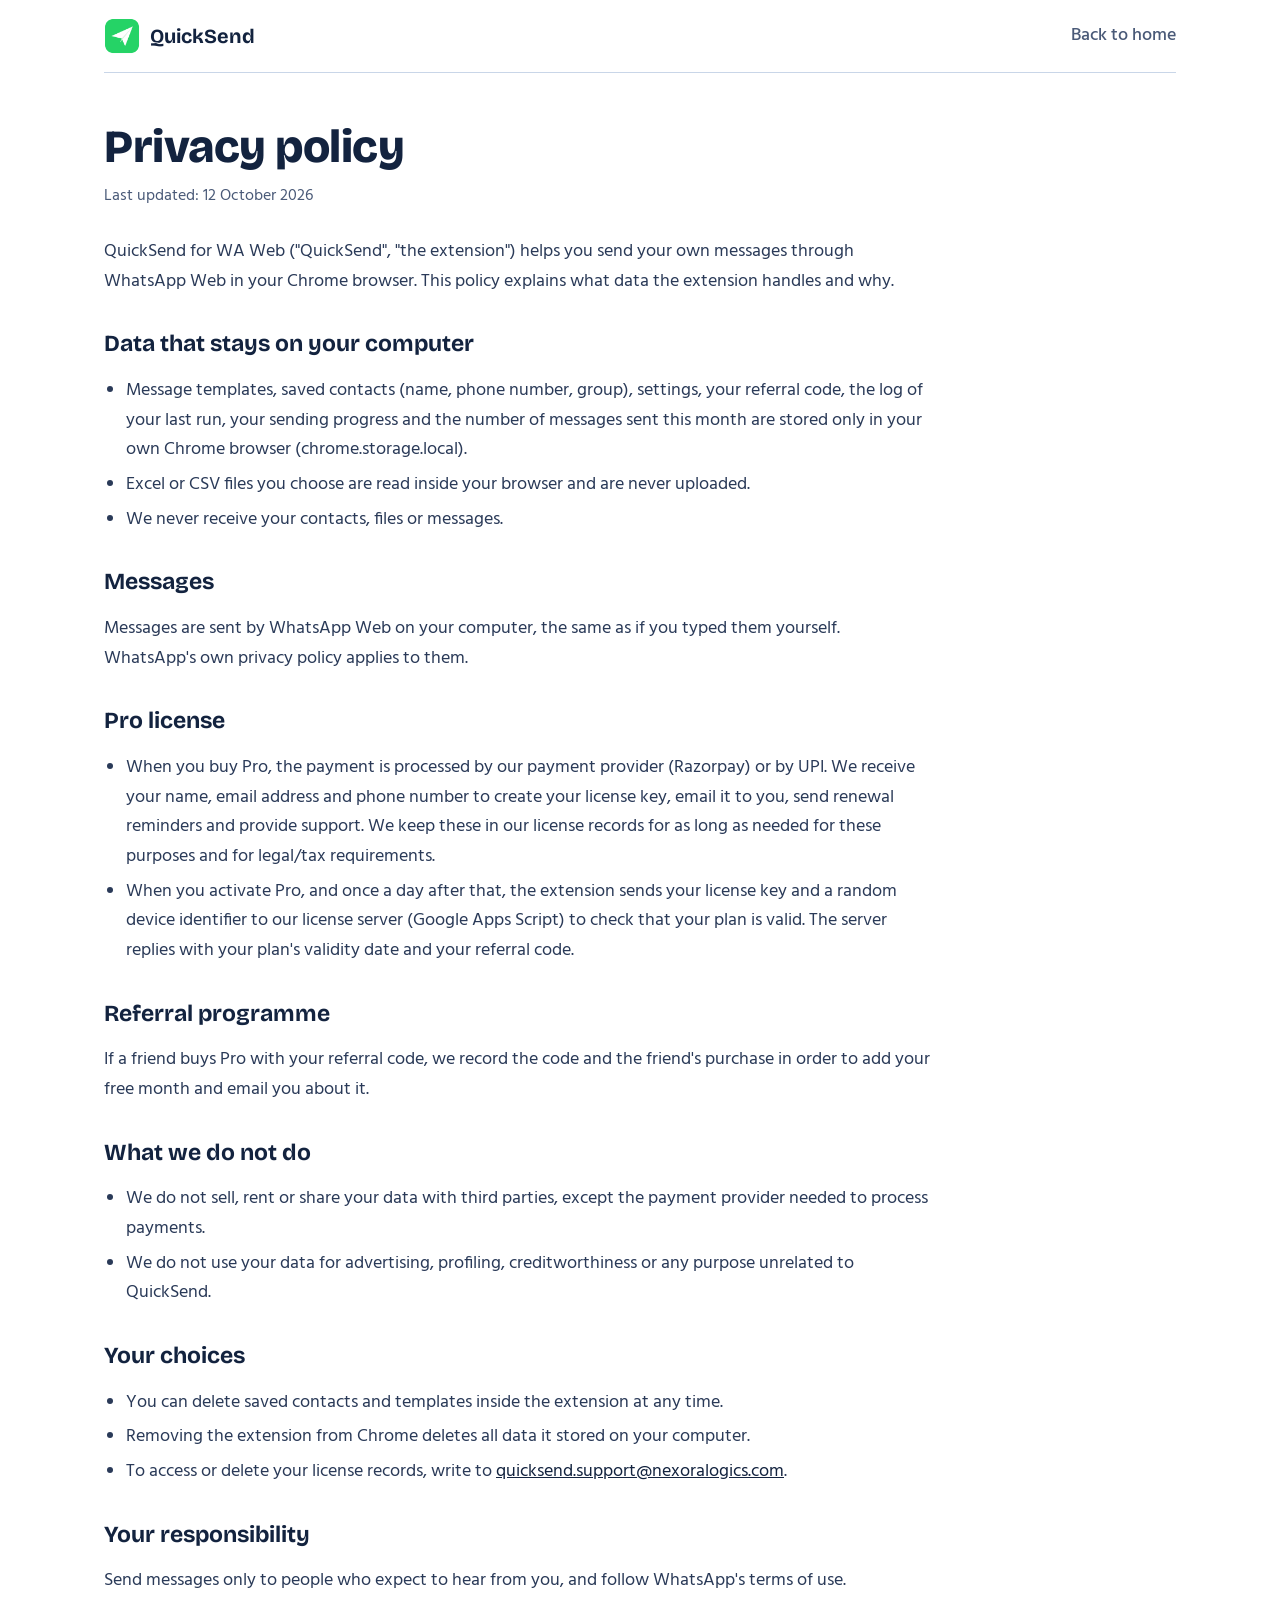
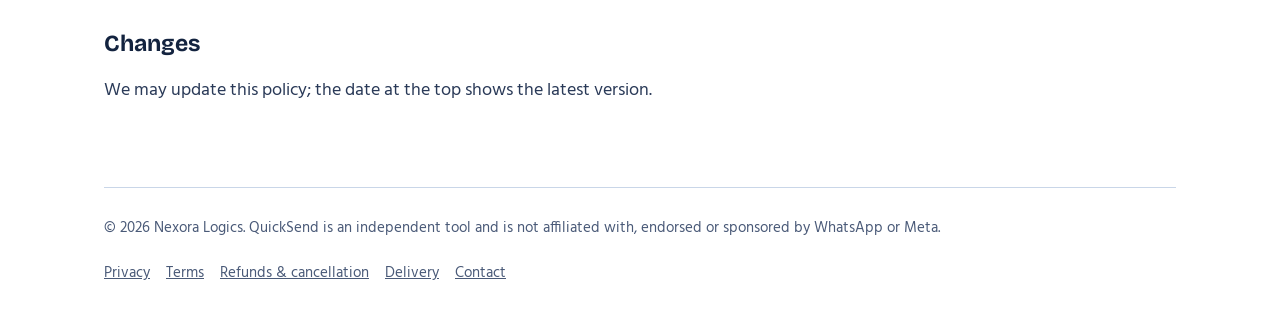
<file: privacy.html>
<!DOCTYPE html><html lang="en"><head><meta charset="utf-8"><meta name="viewport" content="width=device-width, initial-scale=1">
<title>Privacy policy - QuickSend</title><meta name="description" content="QuickSend privacy policy"><link rel="icon" href="favicon.png"><link rel="stylesheet" href="site.css"></head>
<body><div class="wrap"><header class="top"><a class="brand" href="index.html"><img src="logo.png" alt="">QuickSend</a>
<a class="back" href="index.html">Back to home</a></header>
<main><h1>Privacy policy</h1><p class="updated">Last updated: 12 October 2026</p>
<p>QuickSend for WA Web ("QuickSend", "the extension") helps you send your own messages through WhatsApp Web in your Chrome browser.
This policy explains what data the extension handles and why.</p>
<h2>Data that stays on your computer</h2>
<ul><li>Message templates, saved contacts (name, phone number, group), settings, your referral code, the log of your last run,
your sending progress and the number of messages sent this month are stored only in your own Chrome browser (chrome.storage.local).</li>
<li>Excel or CSV files you choose are read inside your browser and are never uploaded.</li>
<li>We never receive your contacts, files or messages.</li></ul>
<h2>Messages</h2>
<p>Messages are sent by WhatsApp Web on your computer, the same as if you typed them yourself. WhatsApp's own privacy policy applies to them.</p>
<h2>Pro license</h2>
<ul><li>When you buy Pro, the payment is processed by our payment provider (Razorpay) or by UPI. We receive your name, email address
and phone number to create your license key, email it to you, send renewal reminders and provide support. We keep these in our
license records for as long as needed for these purposes and for legal/tax requirements.</li>
<li>When you activate Pro, and once a day after that, the extension sends your license key and a random device identifier to our
license server (Google Apps Script) to check that your plan is valid. The server replies with your plan's validity date and
your referral code.</li></ul>
<h2>Referral programme</h2>
<p>If a friend buys Pro with your referral code, we record the code and the friend's purchase in order to add your free month and
email you about it.</p>
<h2>What we do not do</h2>
<ul><li>We do not sell, rent or share your data with third parties, except the payment provider needed to process payments.</li>
<li>We do not use your data for advertising, profiling, creditworthiness or any purpose unrelated to QuickSend.</li></ul>
<h2>Your choices</h2>
<ul><li>You can delete saved contacts and templates inside the extension at any time.</li>
<li>Removing the extension from Chrome deletes all data it stored on your computer.</li>
<li>To access or delete your license records, write to <a href="mailto:quicksend.support@nexoralogics.com">quicksend.support@nexoralogics.com</a>.</li></ul>
<h2>Your responsibility</h2>
<p>Send messages only to people who expect to hear from you, and follow WhatsApp's terms of use.</p>
<h2>Changes</h2>
<p>We may update this policy; the date at the top shows the latest version.</p>
</main><footer><div class="row">
<div>© 2026 Nexora Logics. QuickSend is an independent tool and is not affiliated with, endorsed or sponsored by WhatsApp or Meta.</div>
<nav aria-label="Footer"><a href="privacy.html">Privacy</a><a href="terms.html">Terms</a><a href="refund.html">Refunds &amp; cancellation</a>
<a href="delivery.html">Delivery</a><a href="contact.html">Contact</a></nav></div></footer></div></body></html>
</file>
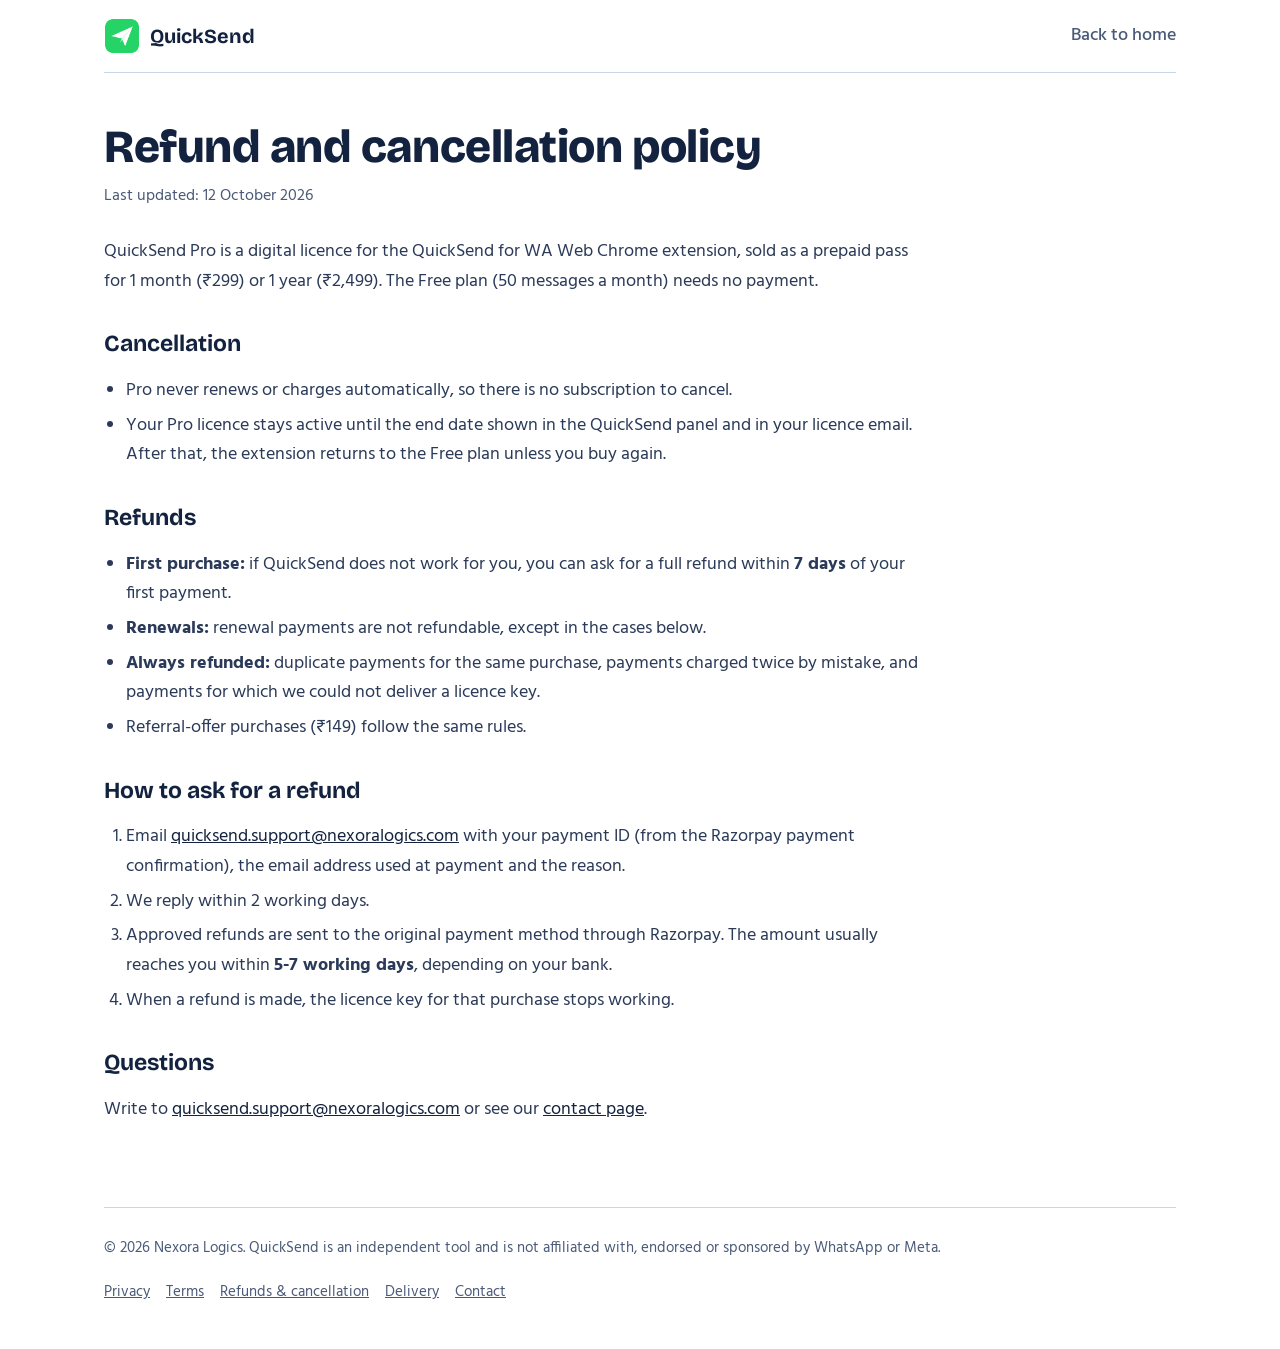
<file: refund.html>
<!DOCTYPE html><html lang="en"><head><meta charset="utf-8"><meta name="viewport" content="width=device-width, initial-scale=1">
<title>Refund and cancellation policy - QuickSend</title><meta name="description" content="QuickSend refund and cancellation policy"><link rel="icon" href="favicon.png"><link rel="stylesheet" href="site.css"></head>
<body><div class="wrap"><header class="top"><a class="brand" href="index.html"><img src="logo.png" alt="">QuickSend</a>
<a class="back" href="index.html">Back to home</a></header>
<main><h1>Refund and cancellation policy</h1><p class="updated">Last updated: 12 October 2026</p>
<p>QuickSend Pro is a digital licence for the QuickSend for WA Web Chrome extension, sold as a prepaid pass for 1 month (₹299) or 1 year (₹2,499).
The Free plan (50 messages a month) needs no payment.</p>
<h2>Cancellation</h2>
<ul><li>Pro never renews or charges automatically, so there is no subscription to cancel.</li>
<li>Your Pro licence stays active until the end date shown in the QuickSend panel and in your licence email. After that, the extension returns to the Free plan unless you buy again.</li></ul>
<h2>Refunds</h2>
<ul><li><b>First purchase:</b> if QuickSend does not work for you, you can ask for a full refund within <b>7 days</b> of your first payment.</li>
<li><b>Renewals:</b> renewal payments are not refundable, except in the cases below.</li>
<li><b>Always refunded:</b> duplicate payments for the same purchase, payments charged twice by mistake, and payments for which we could not deliver a licence key.</li>
<li>Referral-offer purchases (₹149) follow the same rules.</li></ul>
<h2>How to ask for a refund</h2>
<ol><li>Email <a href="mailto:quicksend.support@nexoralogics.com">quicksend.support@nexoralogics.com</a> with your payment ID (from the Razorpay payment confirmation), the email address used at payment and the reason.</li>
<li>We reply within 2 working days.</li>
<li>Approved refunds are sent to the original payment method through Razorpay. The amount usually reaches you within <b>5-7 working days</b>, depending on your bank.</li>
<li>When a refund is made, the licence key for that purchase stops working.</li></ol>
<h2>Questions</h2><p>Write to <a href="mailto:quicksend.support@nexoralogics.com">quicksend.support@nexoralogics.com</a> or see our <a href="contact.html">contact page</a>.</p></main><footer><div class="row">
<div>© 2026 Nexora Logics. QuickSend is an independent tool and is not affiliated with, endorsed or sponsored by WhatsApp or Meta.</div>
<nav aria-label="Footer"><a href="privacy.html">Privacy</a><a href="terms.html">Terms</a><a href="refund.html">Refunds &amp; cancellation</a>
<a href="delivery.html">Delivery</a><a href="contact.html">Contact</a></nav></div></footer></div></body></html>
</file>
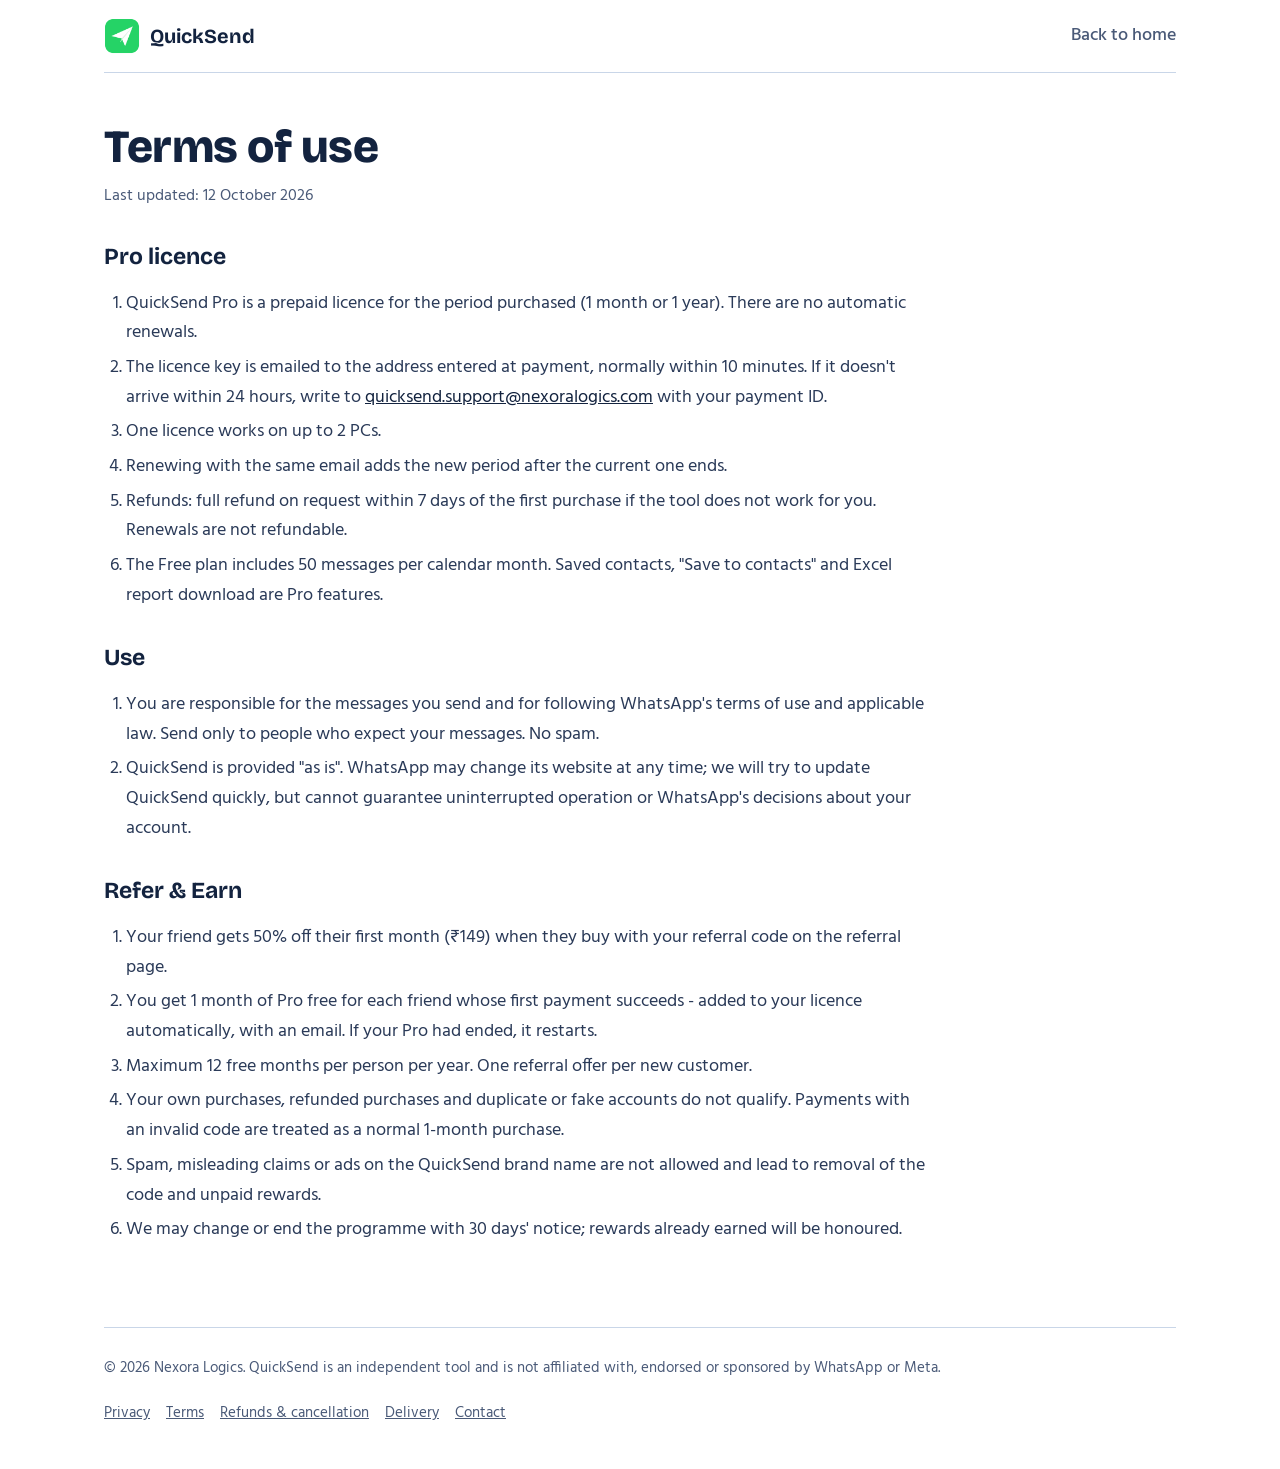
<file: terms.html>
<!DOCTYPE html><html lang="en"><head><meta charset="utf-8"><meta name="viewport" content="width=device-width, initial-scale=1">
<title>Terms of use - QuickSend</title><meta name="description" content="QuickSend terms of use"><link rel="icon" href="favicon.png"><link rel="stylesheet" href="site.css"></head>
<body><div class="wrap"><header class="top"><a class="brand" href="index.html"><img src="logo.png" alt="">QuickSend</a>
<a class="back" href="index.html">Back to home</a></header>
<main><h1>Terms of use</h1><p class="updated">Last updated: 12 October 2026</p>
<h2>Pro licence</h2>
<ol><li>QuickSend Pro is a prepaid licence for the period purchased (1 month or 1 year). There are no automatic renewals.</li>
<li>The licence key is emailed to the address entered at payment, normally within 10 minutes. If it doesn't arrive within 24 hours,
write to <a href="mailto:quicksend.support@nexoralogics.com">quicksend.support@nexoralogics.com</a> with your payment ID.</li>
<li>One licence works on up to 2 PCs.</li>
<li>Renewing with the same email adds the new period after the current one ends.</li>
<li>Refunds: full refund on request within 7 days of the first purchase if the tool does not work for you. Renewals are not refundable.</li>
<li>The Free plan includes 50 messages per calendar month. Saved contacts, "Save to contacts" and Excel report download are Pro features.</li></ol>
<h2>Use</h2>
<ol><li>You are responsible for the messages you send and for following WhatsApp's terms of use and applicable law.
Send only to people who expect your messages. No spam.</li>
<li>QuickSend is provided "as is". WhatsApp may change its website at any time; we will try to update QuickSend quickly, but
cannot guarantee uninterrupted operation or WhatsApp's decisions about your account.</li></ol>
<h2>Refer &amp; Earn</h2>
<ol><li>Your friend gets 50% off their first month (₹149) when they buy with your referral code on the referral page.</li>
<li>You get 1 month of Pro free for each friend whose first payment succeeds - added to your licence automatically, with an email.
If your Pro had ended, it restarts.</li>
<li>Maximum 12 free months per person per year. One referral offer per new customer.</li>
<li>Your own purchases, refunded purchases and duplicate or fake accounts do not qualify. Payments with an invalid code are treated
as a normal 1-month purchase.</li>
<li>Spam, misleading claims or ads on the QuickSend brand name are not allowed and lead to removal of the code and unpaid rewards.</li>
<li>We may change or end the programme with 30 days' notice; rewards already earned will be honoured.</li></ol>
</main><footer><div class="row">
<div>© 2026 Nexora Logics. QuickSend is an independent tool and is not affiliated with, endorsed or sponsored by WhatsApp or Meta.</div>
<nav aria-label="Footer"><a href="privacy.html">Privacy</a><a href="terms.html">Terms</a><a href="refund.html">Refunds &amp; cancellation</a>
<a href="delivery.html">Delivery</a><a href="contact.html">Contact</a></nav></div></footer></div></body></html>
</file>
<file: site.css>
@import url("https://fonts.googleapis.com/css2?family=Bricolage+Grotesque:opsz,wght@12..96,700;12..96,800&family=Hind:wght@400;500;600&display=swap");
:root{--ink:#13233f;--soft:#4a5a78;--line:#c9d6e8;--green:#1a9c4f;--margin:#d64545;--hl:#fff1a8}
*{box-sizing:border-box}
body{margin:0;background:#fff;color:var(--ink);font:400 18px/1.65 "Hind","Segoe UI",Arial,sans-serif}
a{color:var(--ink)}
:focus-visible{outline:3px solid var(--green);outline-offset:3px;border-radius:4px}
.wrap{max-width:1120px;margin:0 auto;padding:0 24px}
.top{display:flex;align-items:center;justify-content:space-between;padding:18px 0;border-bottom:1px solid var(--line)}
.brand{display:flex;align-items:center;gap:10px;text-decoration:none;font:700 20px "Bricolage Grotesque",sans-serif}
.brand img{width:36px;height:36px}
.top a.back{color:var(--soft);text-decoration:none;font-weight:500}
main{max-width:46em;padding:48px 0 64px}
h1{font:800 clamp(32px,4vw,46px)/1.12 "Bricolage Grotesque",sans-serif;letter-spacing:-.01em;margin:0}
.updated{color:var(--soft);margin:10px 0 28px;font-size:16px}
h2{font:700 23px/1.2 "Bricolage Grotesque",sans-serif;margin:34px 0 8px}
p,li{color:#2a3a58}
ul,ol{padding-left:22px}
li{margin:5px 0}
.card{border:1px solid var(--line);border-left:4px solid var(--margin);border-radius:8px;padding:18px 22px;margin:18px 0}
.card dl{display:grid;grid-template-columns:max-content 1fr;gap:6px 18px;margin:0}
.card dt{color:var(--soft)}
.card dd{margin:0;font-weight:500}
footer{border-top:1px solid var(--line);padding:28px 0 44px;color:var(--soft);font-size:15px}
footer .row{display:flex;justify-content:space-between;gap:20px;flex-wrap:wrap}
footer a{color:var(--soft)}
footer nav{display:flex;gap:16px;flex-wrap:wrap}
@media(max-width:700px){.card dl{grid-template-columns:1fr}.card dt{margin-top:8px}}
</file>
